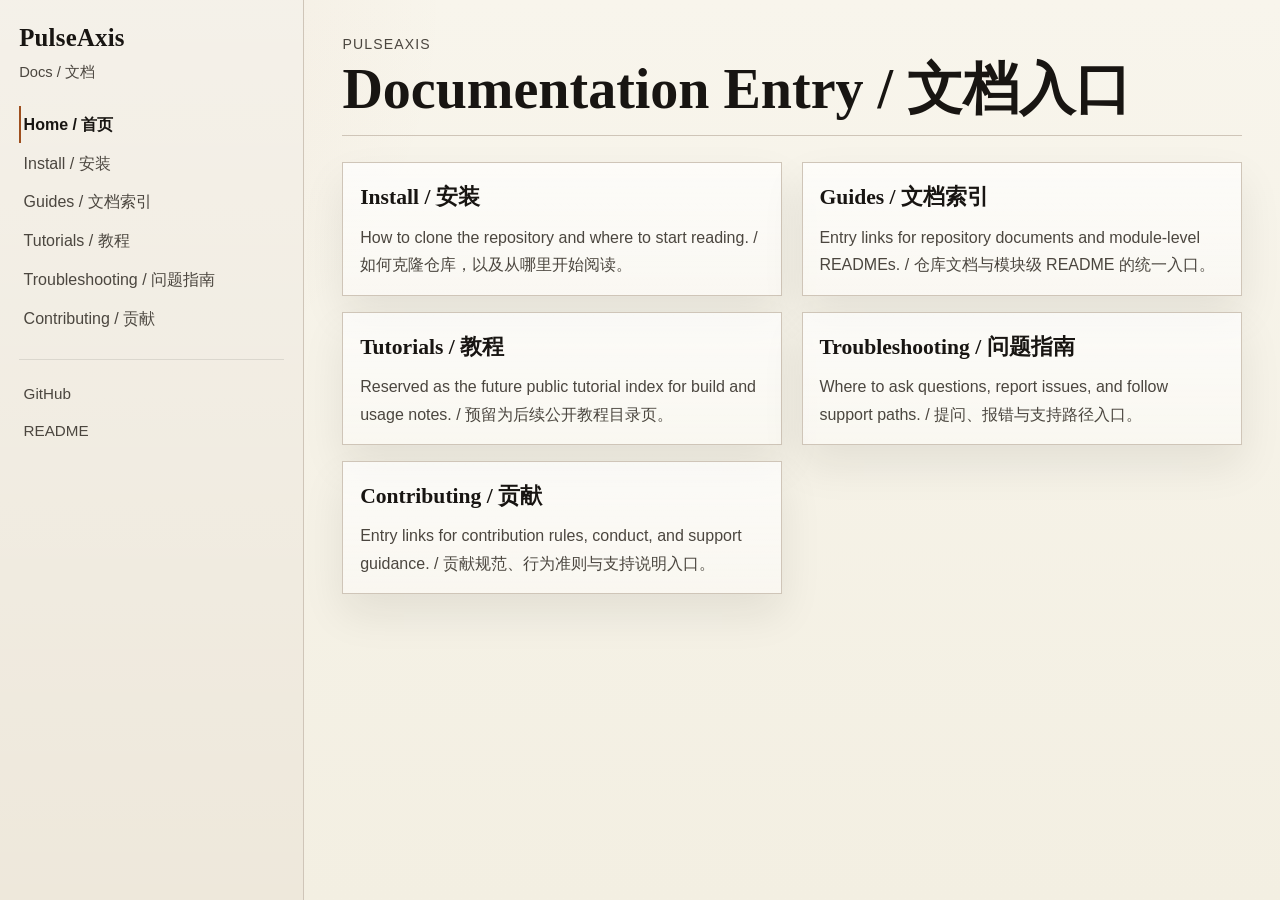
<file: site/index.html>
<!-- SPDX-FileCopyrightText: 2026 Zw-awa -->
<!-- SPDX-License-Identifier: Apache-2.0 -->
<!doctype html>
<html lang="en">
  <head>
    <meta charset="utf-8" />
    <meta
      name="viewport"
      content="width=device-width, initial-scale=1, viewport-fit=cover"
    />
    <title>PulseAxis Docs / 文档入口</title>
    <meta
      name="description"
      content="PulseAxis documentation entry / 文档入口：installation, guides, tutorials, troubleshooting, and contributing."
    />
    <link rel="stylesheet" href="./styles.css" />
  </head>
  <body>
    <div class="page-shell">
      <aside class="sidebar">
        <div class="sidebar-inner">
          <a class="brand" href="./index.html">PulseAxis</a>
          <p class="brand-note">Docs / 文档</p>

          <nav class="sidebar-nav">
            <a class="active" href="./index.html">Home / 首页</a>
            <a href="./install.html">Install / 安装</a>
            <a href="./guides.html">Guides / 文档索引</a>
            <a href="./tutorials.html">Tutorials / 教程</a>
            <a href="./troubleshooting.html">Troubleshooting / 问题指南</a>
            <a href="./contributing.html">Contributing / 贡献</a>
          </nav>

          <div class="sidebar-links">
            <a href="https://github.com/Zw-awa/PulseAxis">GitHub</a>
            <a href="https://github.com/Zw-awa/PulseAxis/blob/main/README.md">README</a>
          </div>
        </div>
      </aside>

      <main class="content">
        <header class="doc-header">
          <p class="eyebrow">PulseAxis</p>
          <h1>Documentation Entry / 文档入口</h1>
        </header>

        <section class="doc-grid">
          <a class="doc-card" href="./install.html">
            <h2>Install / 安装</h2>
            <p>How to clone the repository and where to start reading. / 如何克隆仓库，以及从哪里开始阅读。</p>
          </a>

          <a class="doc-card" href="./guides.html">
            <h2>Guides / 文档索引</h2>
            <p>Entry links for repository documents and module-level READMEs. / 仓库文档与模块级 README 的统一入口。</p>
          </a>

          <a class="doc-card" href="./tutorials.html">
            <h2>Tutorials / 教程</h2>
            <p>Reserved as the future public tutorial index for build and usage notes. / 预留为后续公开教程目录页。</p>
          </a>

          <a class="doc-card" href="./troubleshooting.html">
            <h2>Troubleshooting / 问题指南</h2>
            <p>Where to ask questions, report issues, and follow support paths. / 提问、报错与支持路径入口。</p>
          </a>

          <a class="doc-card" href="./contributing.html">
            <h2>Contributing / 贡献</h2>
            <p>Entry links for contribution rules, conduct, and support guidance. / 贡献规范、行为准则与支持说明入口。</p>
          </a>
        </section>
      </main>
    </div>
  </body>
</html>
</file>
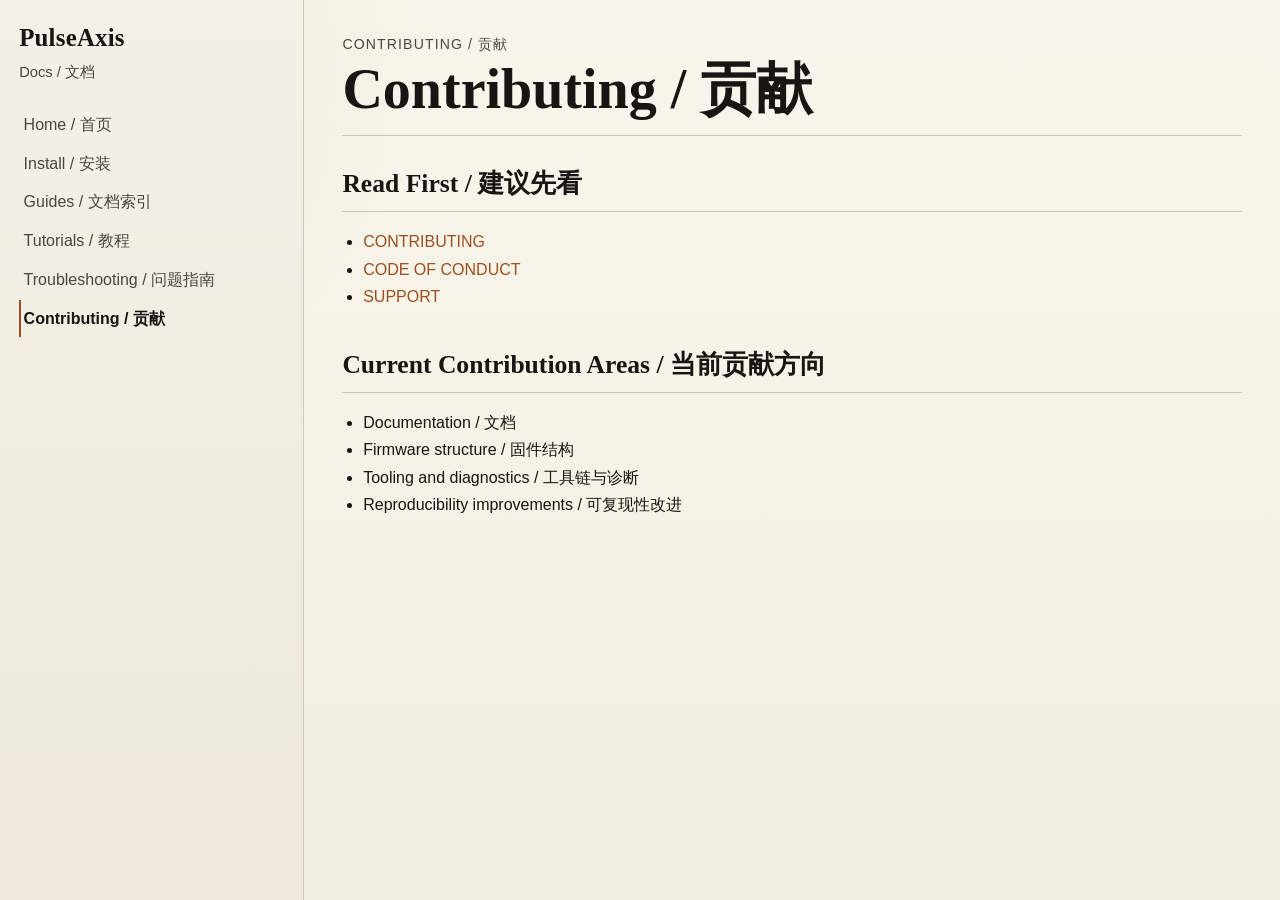
<file: site/contributing.html>
<!-- SPDX-FileCopyrightText: 2026 Zw-awa -->
<!-- SPDX-License-Identifier: Apache-2.0 -->
<!doctype html>
<html lang="en">
  <head>
    <meta charset="utf-8" />
    <meta
      name="viewport"
      content="width=device-width, initial-scale=1, viewport-fit=cover"
    />
    <title>Contributing / 贡献 - PulseAxis Docs</title>
    <link rel="stylesheet" href="./styles.css" />
  </head>
  <body>
    <div class="page-shell">
      <aside class="sidebar">
        <div class="sidebar-inner">
          <a class="brand" href="./index.html">PulseAxis</a>
          <p class="brand-note">Docs / 文档</p>

          <nav class="sidebar-nav">
            <a href="./index.html">Home / 首页</a>
            <a href="./install.html">Install / 安装</a>
            <a href="./guides.html">Guides / 文档索引</a>
            <a href="./tutorials.html">Tutorials / 教程</a>
            <a href="./troubleshooting.html">Troubleshooting / 问题指南</a>
            <a class="active" href="./contributing.html">Contributing / 贡献</a>
          </nav>
        </div>
      </aside>

      <main class="content">
        <header class="doc-header">
          <p class="eyebrow">Contributing / 贡献</p>
          <h1>Contributing / 贡献</h1>
        </header>

        <section class="doc-section">
          <h2>Read First / 建议先看</h2>
          <ul>
            <li><a href="https://github.com/Zw-awa/PulseAxis/blob/main/CONTRIBUTING.md">CONTRIBUTING</a></li>
            <li><a href="https://github.com/Zw-awa/PulseAxis/blob/main/CODE_OF_CONDUCT.md">CODE OF CONDUCT</a></li>
            <li><a href="https://github.com/Zw-awa/PulseAxis/blob/main/SUPPORT.md">SUPPORT</a></li>
          </ul>
        </section>

        <section class="doc-section">
          <h2>Current Contribution Areas / 当前贡献方向</h2>
          <ul>
            <li>Documentation / 文档</li>
            <li>Firmware structure / 固件结构</li>
            <li>Tooling and diagnostics / 工具链与诊断</li>
            <li>Reproducibility improvements / 可复现性改进</li>
          </ul>
        </section>
      </main>
    </div>
  </body>
</html>
</file>
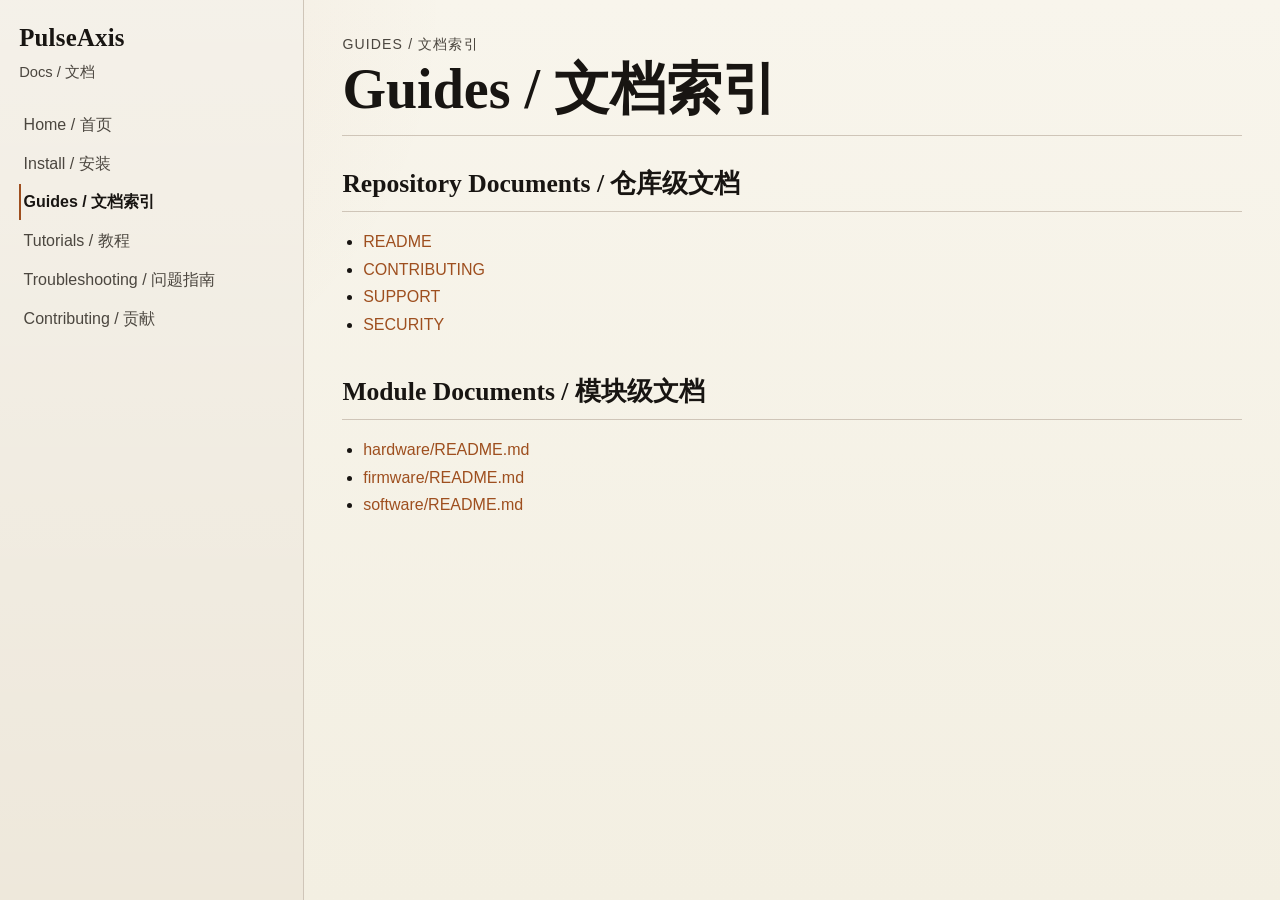
<file: site/guides.html>
<!-- SPDX-FileCopyrightText: 2026 Zw-awa -->
<!-- SPDX-License-Identifier: Apache-2.0 -->
<!doctype html>
<html lang="en">
  <head>
    <meta charset="utf-8" />
    <meta
      name="viewport"
      content="width=device-width, initial-scale=1, viewport-fit=cover"
    />
    <title>Guides / 文档索引 - PulseAxis Docs</title>
    <link rel="stylesheet" href="./styles.css" />
  </head>
  <body>
    <div class="page-shell">
      <aside class="sidebar">
        <div class="sidebar-inner">
          <a class="brand" href="./index.html">PulseAxis</a>
          <p class="brand-note">Docs / 文档</p>

          <nav class="sidebar-nav">
            <a href="./index.html">Home / 首页</a>
            <a href="./install.html">Install / 安装</a>
            <a class="active" href="./guides.html">Guides / 文档索引</a>
            <a href="./tutorials.html">Tutorials / 教程</a>
            <a href="./troubleshooting.html">Troubleshooting / 问题指南</a>
            <a href="./contributing.html">Contributing / 贡献</a>
          </nav>
        </div>
      </aside>

      <main class="content">
        <header class="doc-header">
          <p class="eyebrow">Guides / 文档索引</p>
          <h1>Guides / 文档索引</h1>
        </header>

        <section class="doc-section">
          <h2>Repository Documents / 仓库级文档</h2>
          <ul>
            <li><a href="https://github.com/Zw-awa/PulseAxis/blob/main/README.md">README</a></li>
            <li><a href="https://github.com/Zw-awa/PulseAxis/blob/main/CONTRIBUTING.md">CONTRIBUTING</a></li>
            <li><a href="https://github.com/Zw-awa/PulseAxis/blob/main/SUPPORT.md">SUPPORT</a></li>
            <li><a href="https://github.com/Zw-awa/PulseAxis/blob/main/SECURITY.md">SECURITY</a></li>
          </ul>
        </section>

        <section class="doc-section">
          <h2>Module Documents / 模块级文档</h2>
          <ul>
            <li><a href="https://github.com/Zw-awa/PulseAxis/blob/main/hardware/README.md">hardware/README.md</a></li>
            <li><a href="https://github.com/Zw-awa/PulseAxis/blob/main/firmware/README.md">firmware/README.md</a></li>
            <li><a href="https://github.com/Zw-awa/PulseAxis/blob/main/software/README.md">software/README.md</a></li>
          </ul>
        </section>
      </main>
    </div>
  </body>
</html>
</file>
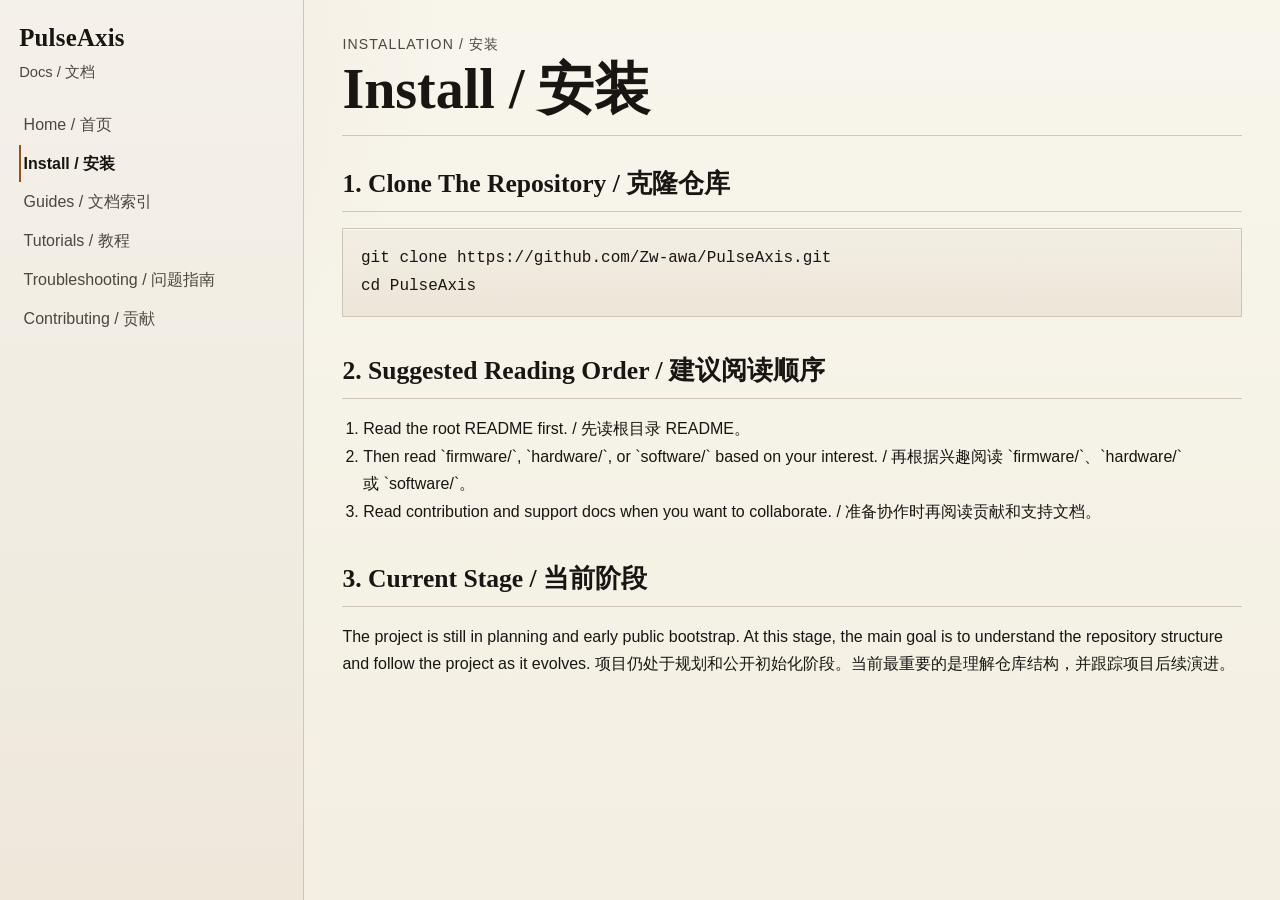
<file: site/install.html>
<!-- SPDX-FileCopyrightText: 2026 Zw-awa -->
<!-- SPDX-License-Identifier: Apache-2.0 -->
<!doctype html>
<html lang="en">
  <head>
    <meta charset="utf-8" />
    <meta
      name="viewport"
      content="width=device-width, initial-scale=1, viewport-fit=cover"
    />
    <title>Install / 安装 - PulseAxis Docs</title>
    <link rel="stylesheet" href="./styles.css" />
  </head>
  <body>
    <div class="page-shell">
      <aside class="sidebar">
        <div class="sidebar-inner">
          <a class="brand" href="./index.html">PulseAxis</a>
          <p class="brand-note">Docs / 文档</p>

          <nav class="sidebar-nav">
            <a href="./index.html">Home / 首页</a>
            <a class="active" href="./install.html">Install / 安装</a>
            <a href="./guides.html">Guides / 文档索引</a>
            <a href="./tutorials.html">Tutorials / 教程</a>
            <a href="./troubleshooting.html">Troubleshooting / 问题指南</a>
            <a href="./contributing.html">Contributing / 贡献</a>
          </nav>
        </div>
      </aside>

      <main class="content">
        <header class="doc-header">
          <p class="eyebrow">Installation / 安装</p>
          <h1>Install / 安装</h1>
        </header>

        <section class="doc-section">
          <h2>1. Clone The Repository / 克隆仓库</h2>
          <pre><code>git clone https://github.com/Zw-awa/PulseAxis.git
cd PulseAxis</code></pre>
        </section>

        <section class="doc-section">
          <h2>2. Suggested Reading Order / 建议阅读顺序</h2>
          <ol>
            <li>Read the root README first. / 先读根目录 README。</li>
            <li>Then read `firmware/`, `hardware/`, or `software/` based on your interest. / 再根据兴趣阅读 `firmware/`、`hardware/` 或 `software/`。</li>
            <li>Read contribution and support docs when you want to collaborate. / 准备协作时再阅读贡献和支持文档。</li>
          </ol>
        </section>

        <section class="doc-section">
          <h2>3. Current Stage / 当前阶段</h2>
          <p>
            The project is still in planning and early public bootstrap. At this
            stage, the main goal is to understand the repository structure and
            follow the project as it evolves.
            项目仍处于规划和公开初始化阶段。当前最重要的是理解仓库结构，并跟踪项目后续演进。
          </p>
        </section>
      </main>
    </div>
  </body>
</html>
</file>
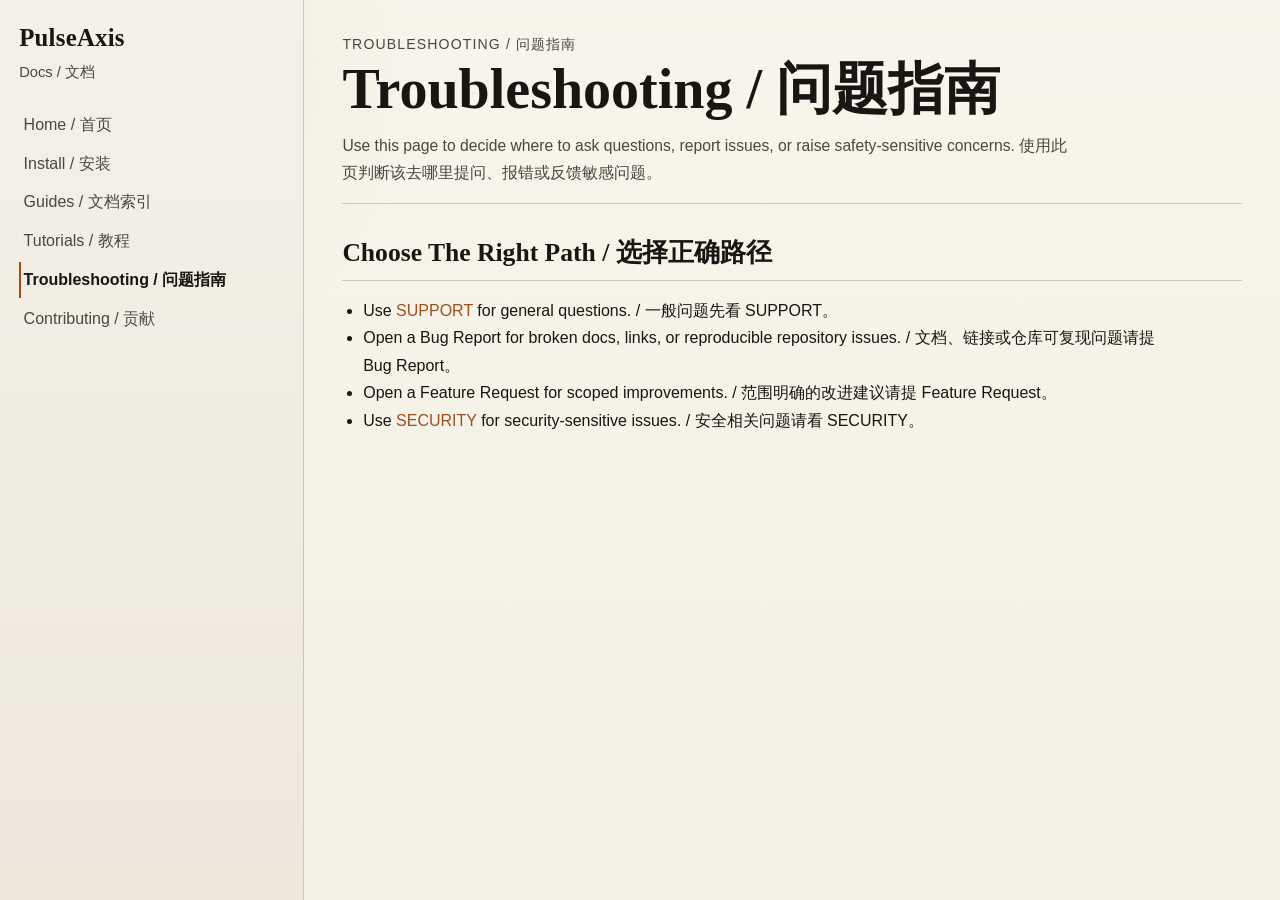
<file: site/troubleshooting.html>
<!-- SPDX-FileCopyrightText: 2026 Zw-awa -->
<!-- SPDX-License-Identifier: Apache-2.0 -->
<!doctype html>
<html lang="en">
  <head>
    <meta charset="utf-8" />
    <meta
      name="viewport"
      content="width=device-width, initial-scale=1, viewport-fit=cover"
    />
    <title>Troubleshooting - PulseAxis Docs</title>
    <meta
      name="description"
      content="How to route bugs, support requests, and safety-sensitive reports for PulseAxis."
    />
    <link rel="stylesheet" href="./styles.css" />
  </head>
  <body>
    <div class="page-shell">
      <aside class="sidebar">
        <div class="sidebar-inner">
          <a class="brand" href="./index.html">PulseAxis</a>
          <p class="brand-note">Docs / 文档</p>
          <nav class="sidebar-nav">
            <a href="./index.html">Home / 首页</a>
            <a href="./install.html">Install / 安装</a>
            <a href="./guides.html">Guides / 文档索引</a>
            <a href="./tutorials.html">Tutorials / 教程</a>
            <a class="active" href="./troubleshooting.html">Troubleshooting / 问题指南</a>
            <a href="./contributing.html">Contributing / 贡献</a>
          </nav>
        </div>
      </aside>

      <main class="content">
        <header class="doc-header">
          <p class="eyebrow">Troubleshooting / 问题指南</p>
          <h1>Troubleshooting / 问题指南</h1>
          <p class="lead compact">
            Use this page to decide where to ask questions, report issues, or
            raise safety-sensitive concerns. 使用此页判断该去哪里提问、报错或反馈敏感问题。
          </p>
        </header>

        <section class="doc-section">
          <h2>Choose The Right Path / 选择正确路径</h2>
          <ul>
            <li>Use <a href="https://github.com/Zw-awa/PulseAxis/blob/main/SUPPORT.md">SUPPORT</a> for general questions. / 一般问题先看 SUPPORT。</li>
            <li>Open a Bug Report for broken docs, links, or reproducible repository issues. / 文档、链接或仓库可复现问题请提 Bug Report。</li>
            <li>Open a Feature Request for scoped improvements. / 范围明确的改进建议请提 Feature Request。</li>
            <li>Use <a href="https://github.com/Zw-awa/PulseAxis/blob/main/SECURITY.md">SECURITY</a> for security-sensitive issues. / 安全相关问题请看 SECURITY。</li>
          </ul>
        </section>
      </main>
    </div>
  </body>
</html>
</file>
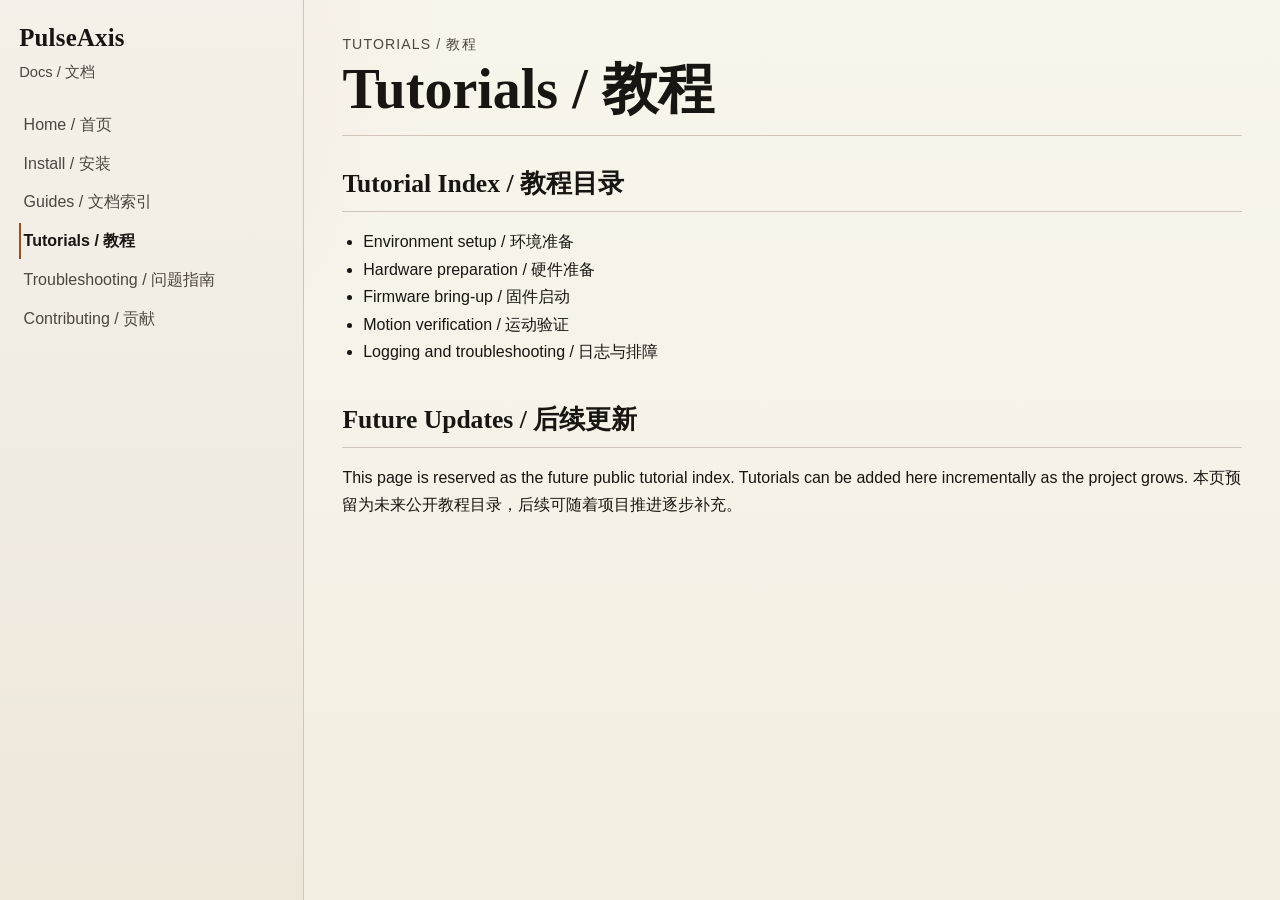
<file: site/tutorials.html>
<!-- SPDX-FileCopyrightText: 2026 Zw-awa -->
<!-- SPDX-License-Identifier: Apache-2.0 -->
<!doctype html>
<html lang="en">
  <head>
    <meta charset="utf-8" />
    <meta
      name="viewport"
      content="width=device-width, initial-scale=1, viewport-fit=cover"
    />
    <title>Tutorials / 教程 - PulseAxis Docs</title>
    <link rel="stylesheet" href="./styles.css" />
  </head>
  <body>
    <div class="page-shell">
      <aside class="sidebar">
        <div class="sidebar-inner">
          <a class="brand" href="./index.html">PulseAxis</a>
          <p class="brand-note">Docs / 文档</p>

          <nav class="sidebar-nav">
            <a href="./index.html">Home / 首页</a>
            <a href="./install.html">Install / 安装</a>
            <a href="./guides.html">Guides / 文档索引</a>
            <a class="active" href="./tutorials.html">Tutorials / 教程</a>
            <a href="./troubleshooting.html">Troubleshooting / 问题指南</a>
            <a href="./contributing.html">Contributing / 贡献</a>
          </nav>
        </div>
      </aside>

      <main class="content">
        <header class="doc-header">
          <p class="eyebrow">Tutorials / 教程</p>
          <h1>Tutorials / 教程</h1>
        </header>

        <section class="doc-section">
          <h2>Tutorial Index / 教程目录</h2>
          <ul>
            <li>Environment setup / 环境准备</li>
            <li>Hardware preparation / 硬件准备</li>
            <li>Firmware bring-up / 固件启动</li>
            <li>Motion verification / 运动验证</li>
            <li>Logging and troubleshooting / 日志与排障</li>
          </ul>
        </section>

        <section class="doc-section">
          <h2>Future Updates / 后续更新</h2>
          <p>
            This page is reserved as the future public tutorial index. Tutorials
            can be added here incrementally as the project grows.
            本页预留为未来公开教程目录，后续可随着项目推进逐步补充。
          </p>
        </section>
      </main>
    </div>
  </body>
</html>
</file>
<file: site/styles.css>
/* SPDX-FileCopyrightText: 2026 Zw-awa
SPDX-License-Identifier: Apache-2.0 */
:root {
  color-scheme: light;
  --paper: #f3efe2;
  --paper-strong: #ebe4d5;
  --ink: #181512;
  --ink-soft: #4b463f;
  --rule: #cfc5b8;
  --rule-strong: #b7ab9b;
  --accent: #9e4f1f;
  --accent-soft: #c77a47;
  --code-bg: #ece7dd;
  --sidebar-width: 19rem;
  --shadow: 0 20px 40px rgba(24, 21, 18, 0.08);
}

* {
  box-sizing: border-box;
}

html {
  scroll-behavior: smooth;
}

body {
  margin: 0;
  min-height: 100vh;
  background:
    radial-gradient(circle at top left, rgba(158, 79, 31, 0.08), transparent 28rem),
    linear-gradient(180deg, #f8f5ec 0%, var(--paper) 100%);
  color: var(--ink);
  font:
    16px/1.72 "Segoe UI", "Noto Sans", "Noto Sans SC", "Microsoft YaHei", sans-serif;
  text-wrap: pretty;
}

a {
  color: var(--accent);
  text-decoration: none;
}

a:hover {
  text-decoration: underline;
}

code,
pre,
kbd {
  font-family: Consolas, "Courier New", monospace;
}

code,
kbd {
  padding: 0.1rem 0.28rem;
  background: var(--code-bg);
  border: 1px solid rgba(24, 21, 18, 0.08);
}

pre {
  overflow-x: auto;
  padding: 1rem 1.1rem;
  border: 1px solid var(--rule);
  background: linear-gradient(180deg, #f3eee4 0%, #ece5d8 100%);
  box-shadow: inset 0 1px 0 rgba(255, 255, 255, 0.75);
}

pre code {
  padding: 0;
  border: 0;
  background: transparent;
}

::selection {
  background: rgba(158, 79, 31, 0.18);
}

.page-shell {
  display: grid;
  grid-template-columns: minmax(16rem, var(--sidebar-width)) minmax(0, 1fr);
  min-height: 100vh;
}

.sidebar {
  border-right: 1px solid var(--rule);
  background:
    linear-gradient(180deg, rgba(255, 255, 255, 0.48), rgba(255, 255, 255, 0.15)),
    var(--paper-strong);
}

.sidebar-inner {
  position: sticky;
  top: 0;
  padding: 1.5rem 1.2rem 2rem;
}

.brand {
  display: inline-block;
  color: var(--ink);
  font:
    700 clamp(1.35rem, 2vw, 1.55rem) / 1.1 Georgia, "Times New Roman", "Noto Serif", serif;
  letter-spacing: 0.01em;
}

.brand:hover {
  text-decoration: none;
}

.brand-note {
  margin: 0.35rem 0 1.3rem;
  color: var(--ink-soft);
  font-size: 0.92rem;
}

.sidebar-nav,
.sidebar-links {
  display: grid;
  gap: 0.15rem;
}

.sidebar-nav {
  margin-bottom: 1.4rem;
}

.sidebar-nav a,
.sidebar-links a {
  padding: 0.28rem 0.15rem;
  border-left: 2px solid transparent;
  color: var(--ink-soft);
}

.sidebar-nav a.active {
  border-left-color: var(--accent);
  color: var(--ink);
  font-weight: 700;
}

.sidebar-links {
  padding-top: 1rem;
  border-top: 1px solid rgba(24, 21, 18, 0.1);
  font-size: 0.95rem;
}

.content {
  width: min(100%, 64rem);
  padding: 2rem clamp(1.1rem, 3vw, 2.4rem) 3.5rem;
}

.doc-header {
  margin-bottom: 1.65rem;
  padding-bottom: 1rem;
  border-bottom: 1px solid var(--rule);
}

.eyebrow {
  margin: 0 0 0.25rem;
  color: var(--ink-soft);
  font-size: 0.88rem;
  letter-spacing: 0.08em;
  text-transform: uppercase;
}

.doc-header h1 {
  margin: 0;
  font:
    700 clamp(2rem, 5vw, 3.5rem) / 1.05 Georgia, "Times New Roman", "Noto Serif", serif;
}

.lead {
  max-width: 52rem;
  margin: 0.9rem 0 0;
  color: var(--ink-soft);
  font-size: 1.02rem;
}

.lead.compact {
  max-width: 46rem;
  font-size: 0.98rem;
}

.doc-grid {
  display: grid;
  grid-template-columns: repeat(2, minmax(0, 1fr));
  gap: 1rem 1.2rem;
}

.doc-card,
.note-panel {
  padding: 1rem 1.05rem;
  border: 1px solid var(--rule);
  background:
    linear-gradient(180deg, rgba(255, 255, 255, 0.55), rgba(255, 255, 255, 0.12)),
    rgba(255, 255, 255, 0.34);
  box-shadow: var(--shadow);
}

.doc-card {
  color: var(--ink);
  transition:
    transform 180ms ease,
    border-color 180ms ease,
    box-shadow 180ms ease;
}

.doc-card:hover {
  text-decoration: none;
  transform: translateY(-2px);
  border-color: var(--rule-strong);
}

.doc-card h2,
.doc-section h2,
.doc-section h3,
.table-list h3 {
  margin: 0 0 0.45rem;
  font-family: Georgia, "Times New Roman", "Noto Serif", serif;
}

.doc-card h2 {
  font-size: 1.35rem;
}

.doc-card p,
.table-list p {
  margin: 0;
  color: var(--ink-soft);
}

.doc-section {
  margin-bottom: 2rem;
}

.doc-section h2 {
  margin-bottom: 0.7rem;
  padding-bottom: 0.3rem;
  border-bottom: 1px solid var(--rule);
  font-size: 1.6rem;
}

.doc-section h3 {
  margin-top: 1.1rem;
  font-size: 1.15rem;
}

.doc-section p,
.doc-section li {
  color: var(--ink);
}

.doc-section ul,
.doc-section ol {
  padding-left: 1.3rem;
}

.callout {
  margin: 1rem 0;
  padding: 0.9rem 1rem;
  border-left: 4px solid var(--accent);
  background: rgba(255, 255, 255, 0.4);
}

.table-list {
  display: grid;
  gap: 0.8rem;
}

.table-row {
  display: grid;
  grid-template-columns: 12rem minmax(0, 1fr);
  gap: 1rem;
  padding: 0.9rem 0;
  border-top: 1px solid rgba(24, 21, 18, 0.1);
}

.table-row:first-child {
  border-top: 0;
  padding-top: 0;
}

.table-key {
  color: var(--ink-soft);
  font-size: 0.95rem;
  text-transform: uppercase;
  letter-spacing: 0.05em;
}

.meta-strip {
  display: grid;
  grid-template-columns: repeat(3, minmax(0, 1fr));
  gap: 0.9rem;
  margin: 1.4rem 0 1.7rem;
}

.meta-card {
  padding: 0.95rem 1rem;
  border: 1px solid var(--rule);
  background: rgba(255, 255, 255, 0.36);
}

.meta-card strong {
  display: block;
  margin-bottom: 0.35rem;
  font-family: Georgia, "Times New Roman", "Noto Serif", serif;
  font-size: 1rem;
}

.doc-footer {
  margin-top: 2rem;
  padding-top: 1rem;
  border-top: 1px solid var(--rule);
  color: var(--ink-soft);
  font-size: 0.95rem;
}

.fade-in {
  animation: fade-in 440ms ease both;
}

.fade-in.delay-1 {
  animation-delay: 90ms;
}

.fade-in.delay-2 {
  animation-delay: 160ms;
}

@keyframes fade-in {
  from {
    opacity: 0;
    transform: translateY(10px);
  }

  to {
    opacity: 1;
    transform: translateY(0);
  }
}

@media (max-width: 980px) {
  .doc-grid,
  .meta-strip {
    grid-template-columns: 1fr;
  }

  .table-row {
    grid-template-columns: 1fr;
    gap: 0.35rem;
  }
}

@media (max-width: 860px) {
  .page-shell {
    grid-template-columns: 1fr;
  }

  .sidebar {
    border-right: 0;
    border-bottom: 1px solid var(--rule);
  }

  .sidebar-inner {
    position: static;
  }

  .content {
    padding-top: 1.3rem;
  }
}

@media (prefers-reduced-motion: reduce) {
  html {
    scroll-behavior: auto;
  }

  .doc-card,
  .fade-in {
    transition: none;
    animation: none;
  }
}
</file>
